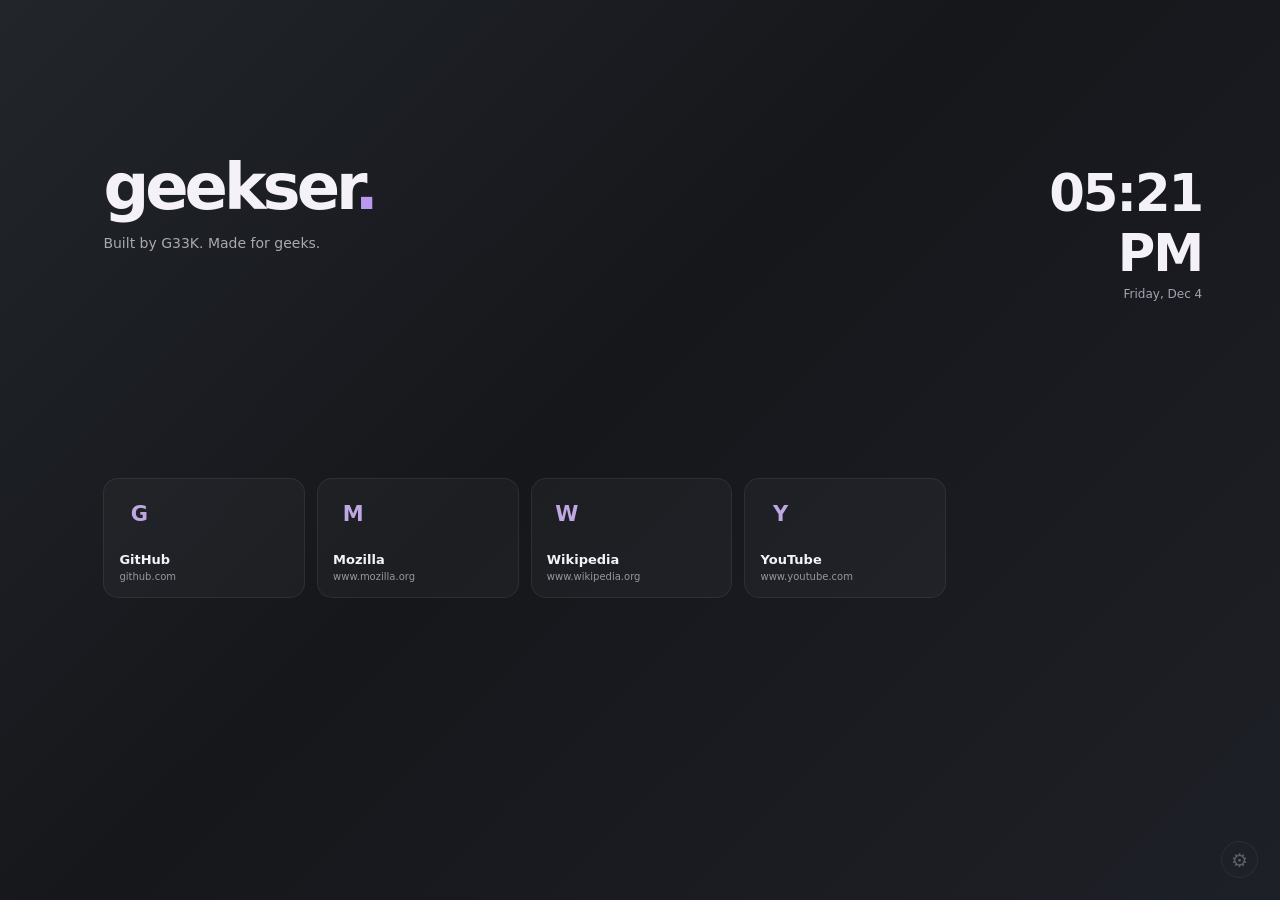
<file: app/home/index.html>
<!doctype html>
<html lang="en"><head><meta charset="utf-8"><meta name="viewport" content="width=device-width, initial-scale=1"><meta http-equiv="Content-Security-Policy" content="default-src 'none'; style-src 'self'; script-src 'self'; img-src https: http:; connect-src 'none'"><title>Geekser — New tab</title><link rel="stylesheet" href="style.css"><link rel="stylesheet" href="modules.css"></head>
<body class="home"><div class="wallpaper" aria-hidden="true"></div><main id="workspace" class="workspace" aria-label="Customizable new tab"><section id="module-header" class="module" data-module="header"><div class="hero-brand">geekser<span>.</span></div><p id="hero-subtitle">Built by G33K. Made for geeks.</p></section><section id="module-shortcuts" class="module" data-module="shortcuts"><div id="tiles" class="tiles"></div><p id="empty" class="empty" hidden>No shortcuts. Add them in your layout settings.</p></section><section id="module-clock" class="module" data-module="clock"><time id="clock"></time><span id="date"></span></section></main><button id="layout-toggle" class="layout-toggle" type="button" aria-label="Edit new tab layout" title="Edit layout">⚙</button><aside id="layout-editor" class="layout-editor" hidden><div class="layout-editor-head"><strong>Customize new tab</strong><button id="layout-close" aria-label="Close editor" type="button">×</button></div><p>Drag modules to move them. Resize with the corner handle.</p><label><input id="show-header" type="checkbox"> Heading</label><label><input id="show-shortcuts" type="checkbox"> Shortcuts</label><label><input id="show-clock" type="checkbox"> Clock</label><label>Heading text<input id="heading-text" maxlength="80"></label><label>Subtitle<input id="subtitle-text" maxlength="140"></label><label>Background<select id="wallpaper-select"><option value="slate">Slate</option><option value="ink">Ink</option><option value="violet">Violet</option></select></label><div class="layout-actions"><button id="add-shortcut" type="button">Add shortcut</button><button id="reset-layout" type="button">Reset layout</button></div><p class="layout-note">Browser-wide preferences remain in Firefox settings.</p></aside><dialog id="shortcut-dialog"><form id="shortcut-form" method="dialog"><h2>Add shortcut</h2><label>Name<input id="shortcut-name" required maxlength="40"></label><label>URL<input id="shortcut-url" type="url" required placeholder="https://example.com"></label><div class="dialog-actions"><button value="cancel" formnovalidate>Cancel</button><button id="shortcut-save" value="save">Save</button></div></form></dialog><script src="modules.js"></script></body></html>
</file>
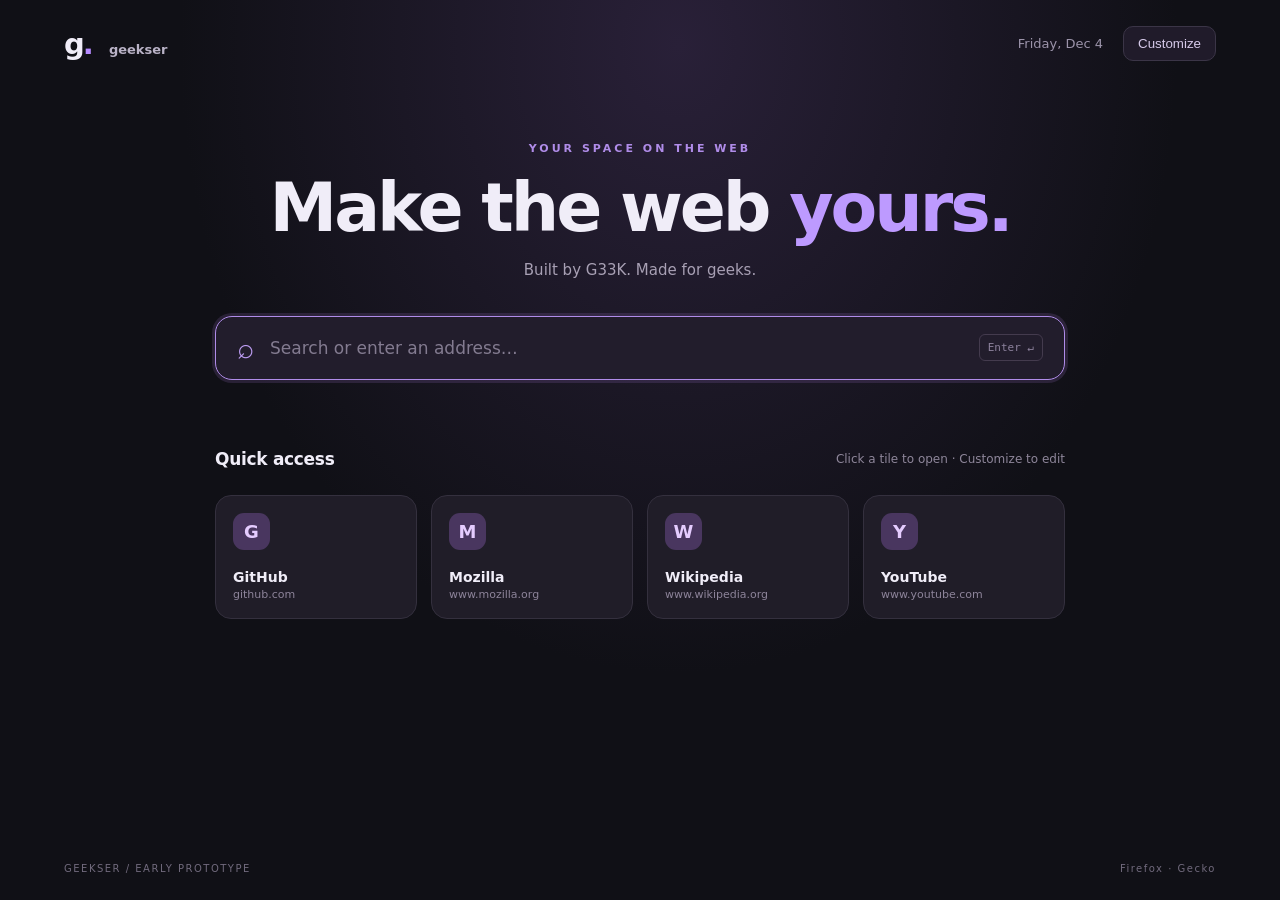
<file: prototype/newtab.html>
<!doctype html>
<html lang="en">
<head>
  <meta charset="utf-8">
  <meta name="viewport" content="width=device-width,initial-scale=1">
  <meta http-equiv="Content-Security-Policy" content="default-src 'none'; script-src 'self'; style-src 'self'; img-src 'self' data:; connect-src 'none';">
  <title>geekser — New Tab</title>
  <link rel="stylesheet" href="styles.css">
</head>
<body>
  <div class="shell">
    <header class="topbar"><div class="wordmark">g<span>.</span> <small>geekser</small></div><div class="topright"><span id="today"></span><button id="settings" class="subtle" aria-label="Manage shortcuts">Customize</button></div></header>
    <main>
      <div class="hero"><div class="eyebrow">YOUR SPACE ON THE WEB</div><h1>Make the web <em>yours.</em></h1><p>Built by G33K. Made for geeks.</p></div>
      <form id="search-form" class="search" role="search"><span class="search-icon">⌕</span><input id="query" type="text" aria-label="Search or enter address" placeholder="Search or enter an address…" autocomplete="off" spellcheck="false"><kbd>Enter ↵</kbd></form>
      <div class="section-head"><h2>Quick access</h2><span>Click a tile to open · Customize to edit</span></div>
      <div id="tiles" class="tiles" aria-live="polite"></div>
      <section id="editor" class="editor" hidden><h2>Customize shortcuts</h2><form id="add-form" class="add-form"><label>Name<input id="tile-name" maxlength="40" required placeholder="My site"></label><label>URL<input id="tile-url" type="url" required placeholder="https://example.com"></label><button type="submit">Add shortcut</button></form><p class="hint">Changes are saved locally in Firefox. Use the Remove button on a tile to delete it.</p></section>
    </main>
    <footer><span>GEEKSER / EARLY PROTOTYPE</span><span>Firefox · Gecko</span></footer>
  </div>
  <script src="newtab.js"></script>
</body>
</html>
</file>
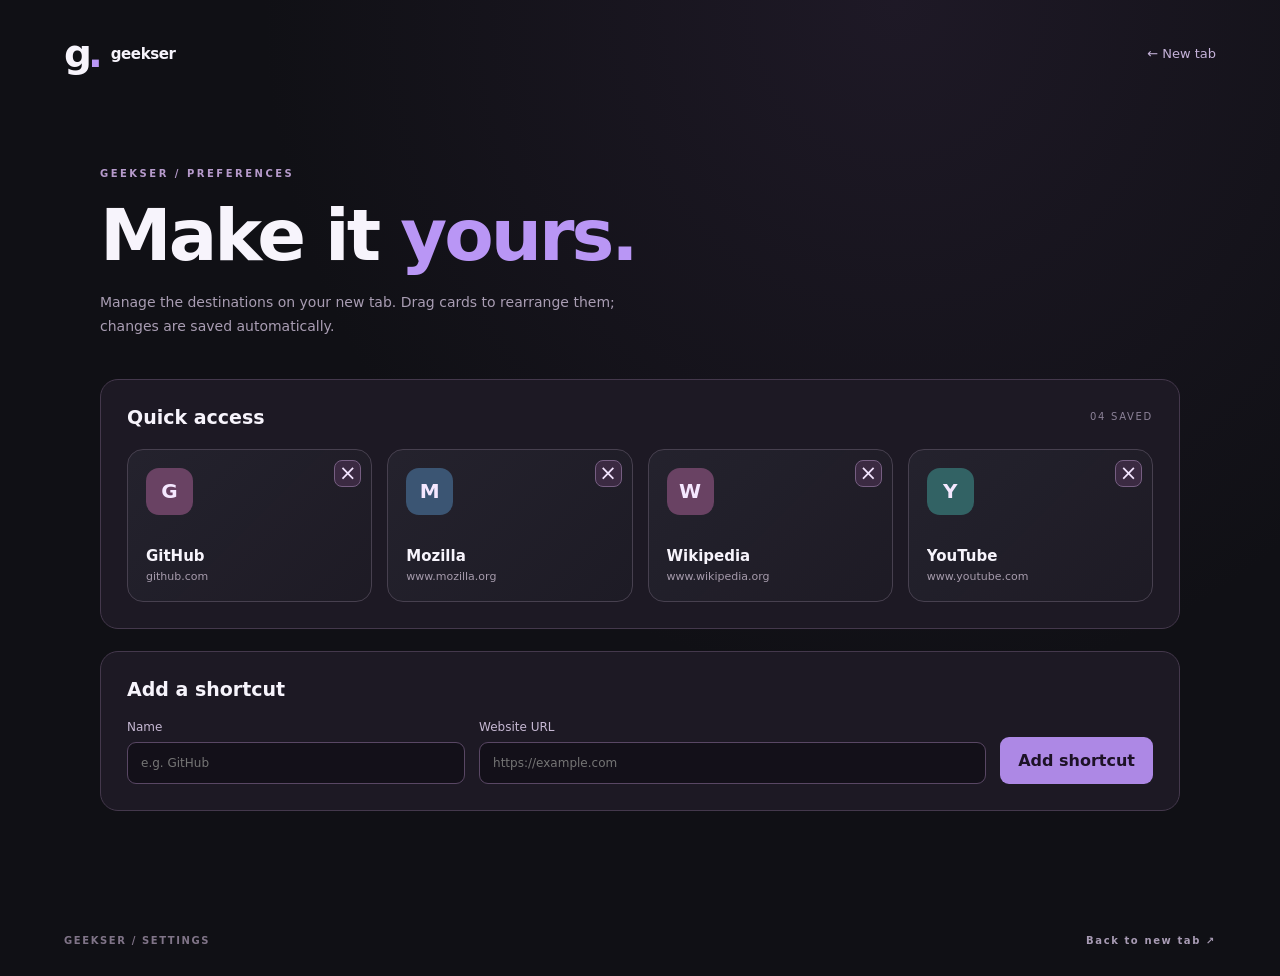
<file: app/home/settings.html>
<!doctype html>
<html lang="en">
<head>
<meta charset="utf-8">
<meta name="viewport" content="width=device-width, initial-scale=1">
<meta http-equiv="Content-Security-Policy" content="default-src 'none'; style-src 'self'; script-src 'self'; img-src https: http:; connect-src 'none'">
<title>Geekser — Settings</title>
<link rel="stylesheet" href="style.css">
</head>
<body class="settings">
<header class="topbar"><a class="brand" href="index.html"><span class="brand-mark">g<span>.</span></span><span class="brand-name">geekser</span></a><a class="back-link" href="index.html">← New tab</a></header>
<main class="settings-main">
<span class="section-kicker">GEEKSER / PREFERENCES</span><h1>Make it <em>yours.</em></h1><p class="settings-description">Manage the destinations on your new tab. Drag cards to rearrange them; changes are saved automatically.</p>
<section class="settings-panel"><div class="section-heading"><h2>Quick access</h2><span id="count" class="section-count"></span></div><div id="tiles" class="tiles settings-tiles"></div><p id="empty" class="empty" hidden>No shortcuts yet.</p></section>
<section class="settings-panel"><h2>Add a shortcut</h2><form id="add" class="add-form"><label>Name<input id="name" maxlength="40" placeholder="e.g. GitHub" required></label><label>Website URL<input id="url" type="url" placeholder="https://example.com" required></label><button type="submit">Add shortcut</button></form></section>
</main>
<footer><span>GEEKSER / SETTINGS</span><a href="index.html">Back to new tab ↗</a></footer>
<script src="app.js"></script>
</body>
</html>
</file>
<file: app/home/style.css>
:root{color-scheme:dark;font-family:Inter,ui-sans-serif,system-ui,sans-serif;background:#101015;color:#f7f4fc}*{box-sizing:border-box}body{margin:0;min-height:100vh;position:relative;isolation:isolate;overflow-x:hidden;background:#101015}a{color:inherit}button,input{font:inherit}button{cursor:pointer}a:focus-visible,button:focus-visible,input:focus-visible,.tile:focus-visible{outline:2px solid #cba8ff;outline-offset:3px}.ambient{position:fixed;inset:0;z-index:-1;pointer-events:none;overflow:hidden;background:linear-gradient(128deg,#14151c 0%,#111016 50%,#19131d 100%)}.ambient::before{content:"";position:absolute;inset:0;background:radial-gradient(ellipse 40% 65% at 85% 75%,#70458428,transparent 85%),radial-gradient(ellipse 45% 50% at 8% 0%,#50658a21,transparent 90%)}.ambient-grid{position:absolute;inset:-30%;opacity:.32;background-image:linear-gradient(#867d9920 1px,transparent 1px),linear-gradient(90deg,#867d9920 1px,transparent 1px);background-size:70px 70px;transform:perspective(850px) rotateX(26deg) rotateZ(-12deg) scale(1.2);mask-image:linear-gradient(120deg,#000,transparent 80%)}.ambient-orbit{position:absolute;width:680px;height:680px;border:1px solid #b68acf20;border-radius:50%;right:-270px;top:10%;transform:rotate(-26deg) scaleX(.7)}.orbit-two{width:920px;height:920px;right:-380px;top:-5%;border-color:#b68acf12}.topbar{max-width:1420px;margin:auto;padding:34px 5%;display:flex;align-items:center;justify-content:space-between}.brand{display:flex;align-items:center;gap:12px;text-decoration:none}.brand-mark{font-size:39px;font-weight:900;letter-spacing:-4px;line-height:1}.brand-mark span,h1 em{color:#b996f5}.brand-name{font-size:15px;font-weight:750;letter-spacing:-.4px}.build-label{font-size:10px;font-weight:750;letter-spacing:1.8px;color:#8f859b}.build-label span{padding:0 9px;color:#a983d4}.home-main{width:min(1080px,calc(100% - 64px));margin:clamp(62px,12vh,140px) auto 0}.welcome{border-left:2px solid #a57ed6;padding-left:32px}.welcome-index,.section-kicker{color:#b69acb;font-size:10px;font-weight:800;letter-spacing:2.5px}.welcome h1{font-size:clamp(55px,8.6vw,112px);letter-spacing:-6px;line-height:1.02;margin:20px 0 18px;font-weight:800}.welcome h1 em{font-style:normal}.welcome p{font-size:15px;color:#b3a9bd;margin:0}.shortcuts{margin-top:clamp(75px,11vh,125px)}.section-heading{display:flex;justify-content:space-between;align-items:center;margin-bottom:21px}.section-count{font-size:10px;letter-spacing:1.7px;color:#8c8298}.tiles{display:grid;grid-template-columns:repeat(4,minmax(0,1fr));gap:15px}.tile{position:relative;min-height:153px;background:linear-gradient(135deg,#25232eeb,#1d1b25e8);border:1px solid #47404f;border-radius:16px;transition:transform .18s,border-color .18s,background .18s}.tile:hover,.tile:focus-within{transform:translateY(-4px);border-color:#a27cc5;background:#302736}.tile-link{display:flex;flex-direction:column;justify-content:space-between;min-height:151px;padding:18px;text-decoration:none}.site-icon{display:grid;place-items:center;width:47px;height:47px;border-radius:13px;background:var(--icon-bg,#4b3b60);color:#f5e8ff;font-size:20px;font-weight:800}.favicon{display:none;width:26px;height:26px;object-fit:contain}.favicon.loaded{display:block}.site-details strong,.site-details small{display:block;white-space:nowrap;overflow:hidden;text-overflow:ellipsis}.site-details strong{font-size:15px;font-weight:750}.site-details small{font-size:11px;color:#a69bac;margin-top:5px}.empty{color:#aa9cb5;padding:25px 0}.empty a{color:#c5a0f3}footer{max-width:1420px;margin:100px auto 0;padding:24px 5% 30px;display:flex;justify-content:space-between;align-items:center;gap:15px;color:#807488;font-size:10px;font-weight:750;letter-spacing:1.6px}footer a{color:#a89bb4;text-decoration:none}footer a:hover{color:#dfc6ff}.footer-divider{padding:0 8px;color:#a985d6}.settings{background:radial-gradient(ellipse at 70% 0%,#30243c70,transparent 50%),#101015}.back-link{font-size:13px;color:#c5b2d9;text-decoration:none}.settings-main{width:min(1080px,calc(100% - 64px));margin:55px auto 0}.settings-main h1{font-size:clamp(42px,6vw,72px);letter-spacing:-3px;margin:12px 0}.settings-main h1 em{font-style:normal}.settings-description{color:#a99db3;font-size:14px;max-width:550px;line-height:1.7;margin-bottom:40px}.settings-panel{background:#1d1924;border:1px solid #44384c;border-radius:18px;padding:26px;margin-bottom:22px}.settings-panel h2{font-size:19px;margin:0 0 20px}.settings-panel .section-heading h2{margin:0}.settings-tiles{grid-template-columns:repeat(4,minmax(0,1fr))}.tile.is-editing{cursor:grab}.tile.dragging{opacity:.45}.tile.drop-target{border-color:#d0a8ff;border-style:dashed}.remove-shortcut{position:absolute;right:10px;top:10px;display:grid;place-items:center;width:27px;height:27px;padding:0;border:1px solid #765e82;border-radius:8px;background:#3b2a42;color:#f4e5ff;font-size:21px;line-height:1}.remove-shortcut:hover{background:#754051}.add-form{display:grid;grid-template-columns:1fr 1.5fr auto;align-items:end;gap:14px}.add-form label{font-size:12px;color:#c6b8d3}.add-form input{display:block;width:100%;margin-top:8px;padding:13px;border:1px solid #594764;border-radius:9px;background:#131019;color:#fff}.add-form button{border:0;border-radius:9px;background:#ad88e5;color:#1d1227;font-weight:800;padding:14px 18px}.add-form button:hover{background:#c4a2f6}@media(max-width:780px){.tiles,.settings-tiles{grid-template-columns:repeat(2,minmax(0,1fr))}.add-form{grid-template-columns:1fr}.welcome h1{letter-spacing:-3px}}@media(max-width:480px){.topbar{padding:23px 6%}.home-main,.settings-main{width:calc(100% - 36px)}.welcome{padding-left:20px}.welcome h1{font-size:51px}.build-label{display:none}.tile-link{padding:13px}.ambient-orbit{right:-500px}footer{font-size:9px}}@media(prefers-reduced-motion:reduce){.tile{transition:none}}
</file>
<file: app/home/modules.css>
:root{color-scheme:dark;font-family:Inter,system-ui,sans-serif;color:#f4f2f8;background:#15171b}body.home{margin:0;min-height:100vh;background:transparent;overflow:auto}.wallpaper{position:fixed;inset:0;z-index:-2;background:linear-gradient(135deg,#22252a 0%,#15171b 45%,#1e2027 100%)}body[data-wallpaper=ink] .wallpaper{background:#101114}body[data-wallpaper=violet] .wallpaper{background:linear-gradient(135deg,#292039,#15131d 65%,#211a2b)}.workspace{position:relative;min-height:100vh;width:100%;padding:0;margin:0;max-width:none}.module{position:absolute;min-width:160px;min-height:65px;border:1px solid transparent;border-radius:18px;overflow:visible}.module[hidden]{display:none!important}.hero-brand{font-size:clamp(35px,5vw,70px);font-weight:850;letter-spacing:-4px;line-height:1.05}.hero-brand span{color:#b899ef}#hero-subtitle{color:#a9a8b4;font-size:14px;margin:14px 0}.tiles{display:grid;grid-template-columns:repeat(auto-fit,minmax(115px,1fr));gap:12px}.tile{position:relative;min-height:120px;border-radius:15px;border:1px solid #ffffff12;background:#ffffff08;transition:background .15s,border-color .15s}.tile:hover{background:#ffffff12;border-color:#ffffff30}.tile-link{display:flex;flex-direction:column;justify-content:space-between;min-height:118px;padding:15px;text-decoration:none;color:#f5f2fa}.site-icon{width:40px;height:40px;display:grid;place-items:center;background:transparent;border-radius:9px}.favicon{width:30px;height:30px;object-fit:contain;display:none}.favicon.loaded{display:block}.site-initial{font-size:21px;font-weight:800;color:#bfa7e4}.site-details strong,.site-details small{display:block;white-space:nowrap;overflow:hidden;text-overflow:ellipsis}.site-details strong{font-size:13px}.site-details small{color:#9996a3;font-size:10px;margin-top:4px}.tile-delete{position:absolute;top:5px;right:5px;width:27px;height:27px;border:0;border-radius:8px;background:#272630;color:#fff;font-size:20px;line-height:1;cursor:pointer}.tile-delete:hover{background:#6b3a4a}#module-clock{text-align:right}#clock{font-size:clamp(30px,4vw,58px);font-weight:700;letter-spacing:-2px;display:block;font-variant-numeric:tabular-nums}#date{font-size:12px;color:#a6a2af}.layout-toggle{position:fixed;right:22px;bottom:22px;z-index:5;width:37px;height:37px;border-radius:50%;background:#24252cba;color:#b8b5c2;border:1px solid #ffffff24;cursor:pointer;font-size:19px;opacity:.42;transition:opacity .15s}.layout-toggle:hover,.layout-toggle:focus-visible,body.editing .layout-toggle{opacity:1}.layout-editor{position:fixed;z-index:8;right:16px;top:16px;bottom:16px;width:min(320px,calc(100vw - 32px));overflow:auto;background:#202129f5;backdrop-filter:blur(18px);border:1px solid #55505f;border-radius:17px;padding:20px;box-shadow:0 22px 80px #0008}.layout-editor[hidden]{display:none}.layout-editor-head{display:flex;justify-content:space-between;align-items:center;font-size:17px}.layout-editor-head button{border:0;background:transparent;color:#fff;font-size:25px;cursor:pointer}.layout-editor p,.layout-note{font-size:12px;color:#a7a3b1;line-height:1.5}.layout-editor label{display:block;margin:14px 0;font-size:13px}.layout-editor input:not([type=checkbox]),.layout-editor select{display:block;margin-top:7px;width:100%;padding:10px;border-radius:9px;border:1px solid #625a6c;background:#14151b;color:white}.layout-editor input[type=checkbox]{accent-color:#a888df}.layout-actions{display:flex;gap:8px;flex-wrap:wrap}.layout-actions button,.dialog-actions button{background:#393341;border:1px solid #685879;color:#f5edff;padding:9px 12px;border-radius:9px;cursor:pointer}body.editing .module:not([hidden]){outline:1px dashed #a88bdb7a;outline-offset:4px;cursor:move;touch-action:none}body.editing .module:not([hidden])::after{content:"";position:absolute;right:0;bottom:0;width:19px;height:19px;border-right:3px solid #b8a2dc;border-bottom:3px solid #b8a2dc;cursor:nwse-resize;z-index:2}body.editing .tile-link{pointer-events:none}body.editing .module{user-select:none}dialog{background:#25212c;color:#f5efff;border:1px solid #68557c;border-radius:14px;padding:25px;width:min(400px,calc(100vw - 40px))}dialog::backdrop{background:#0009;backdrop-filter:blur(4px)}dialog h2{margin:0 0 20px}dialog label{display:block;margin:12px 0;font-size:13px}dialog input{display:block;width:100%;margin-top:7px;background:#16141b;border:1px solid #63566d;color:white;border-radius:9px;padding:11px}.dialog-actions{display:flex;justify-content:end;gap:10px;margin-top:20px}.empty{font-size:13px;color:#aba4b6}@media(max-width:650px){.hero-brand{letter-spacing:-2px}.tile-link{padding:11px}.tiles{grid-template-columns:repeat(auto-fit,minmax(100px,1fr))}}
</file>
<file: prototype/styles.css>
:root{color-scheme:dark;font-family:Inter,ui-sans-serif,system-ui,-apple-system,BlinkMacSystemFont,"Segoe UI",sans-serif;background:#101016;color:#f0edf8}*{box-sizing:border-box}body{margin:0;min-height:100vh;background:radial-gradient(ellipse at 53% 5%,#292038 0,transparent 52%),#101016}.shell{min-height:100vh;max-width:1240px;margin:auto;padding:26px 44px;display:flex;flex-direction:column}.topbar,.topright,.section-head,footer{display:flex;align-items:center;justify-content:space-between}.wordmark{font-size:29px;font-weight:850;letter-spacing:-2px}.wordmark span{color:#b68aff}.wordmark small{font-size:13px;font-weight:650;letter-spacing:0;margin-left:9px;color:#b9b2c6}.topright{gap:20px;color:#9c94aa;font-size:13px}.subtle{border:1px solid #3b3547;background:#201b2a;color:#d6caea;border-radius:10px;padding:9px 14px;cursor:pointer}.subtle:hover,.subtle:focus-visible{border-color:#a27cdd}main{width:100%;max-width:850px;margin:9vh auto auto}.hero{text-align:center;margin-bottom:37px}.eyebrow{font-size:11px;font-weight:700;letter-spacing:3px;color:#b08ce9}h1{font-size:clamp(42px,6vw,68px);letter-spacing:-3px;line-height:1.1;margin:16px 0 13px}h1 em{font-style:normal;color:#bd9aff}.hero p{color:#a8a0b4;font-size:15px}.search{height:64px;border:1px solid #4d405f;background:#221d2c;box-shadow:0 18px 65px #0005;border-radius:17px;display:flex;align-items:center;gap:14px;padding:0 21px}.search:focus-within{border-color:#b08ce9;box-shadow:0 0 0 3px #a87ad52b}.search-icon{font-size:29px;color:#bb9bf0}.search input{flex:1;min-width:0;border:0;outline:0;background:transparent;color:#fff;font:inherit;font-size:17px}.search input::placeholder{color:#837b90}kbd{font:11px ui-monospace,monospace;color:#8d829d;border:1px solid #443b4e;padding:6px 8px;border-radius:6px}.section-head{margin-top:55px;gap:10px}.section-head h2,.editor h2{font-size:17px;letter-spacing:-.3px}.section-head span,.hint{font-size:12px;color:#8e869a}.tiles{display:grid;grid-template-columns:repeat(4,minmax(0,1fr));gap:14px;margin-top:12px}.tile{position:relative;min-width:0;min-height:124px;background:#201d28;border:1px solid #34303e;border-radius:16px;padding:17px;display:flex;flex-direction:column;justify-content:space-between;transition:background .15s,border-color .15s,transform .15s}.tile:hover{background:#292334;border-color:#755b9a;transform:translateY(-2px)}.tile a{color:inherit;text-decoration:none;display:flex;flex:1;flex-direction:column;justify-content:space-between;min-width:0}.tile .avatar{width:37px;height:37px;display:grid;place-items:center;border-radius:11px;background:#49365f;color:#e5ccff;font-size:18px;font-weight:800}.tile strong{display:block;overflow:hidden;text-overflow:ellipsis;white-space:nowrap;font-size:14px}.tile small{display:block;overflow:hidden;text-overflow:ellipsis;white-space:nowrap;color:#8d849a;font-size:11px;margin-top:3px}.remove{position:absolute;right:10px;top:10px;background:#3b2c45;border:1px solid #624c6d;border-radius:7px;color:#f4d6f0;cursor:pointer;padding:4px 7px}.editor{margin-top:26px;padding:22px;border:1px solid #40364c;background:#1d1925;border-radius:16px}.add-form{display:grid;grid-template-columns:1fr 2fr auto;gap:12px;align-items:end}.add-form label{display:grid;gap:7px;font-size:12px;color:#bfb5ce}.add-form input{min-width:0;width:100%;padding:12px;border-radius:9px;background:#15121b;border:1px solid #50435e;color:white}.add-form button{padding:13px;border:0;border-radius:9px;background:#a782e4;color:#170f22;font-weight:750;cursor:pointer}footer{margin-top:90px;color:#716a7d;font-size:10px;letter-spacing:1.5px}@media(max-width:700px){.shell{padding:20px}.tiles{grid-template-columns:repeat(2,minmax(0,1fr))}.add-form{grid-template-columns:1fr}.section-head span,kbd{display:none}main{margin-top:6vh}}@media(prefers-reduced-motion:reduce){.tile{transition:none}}
</file>
